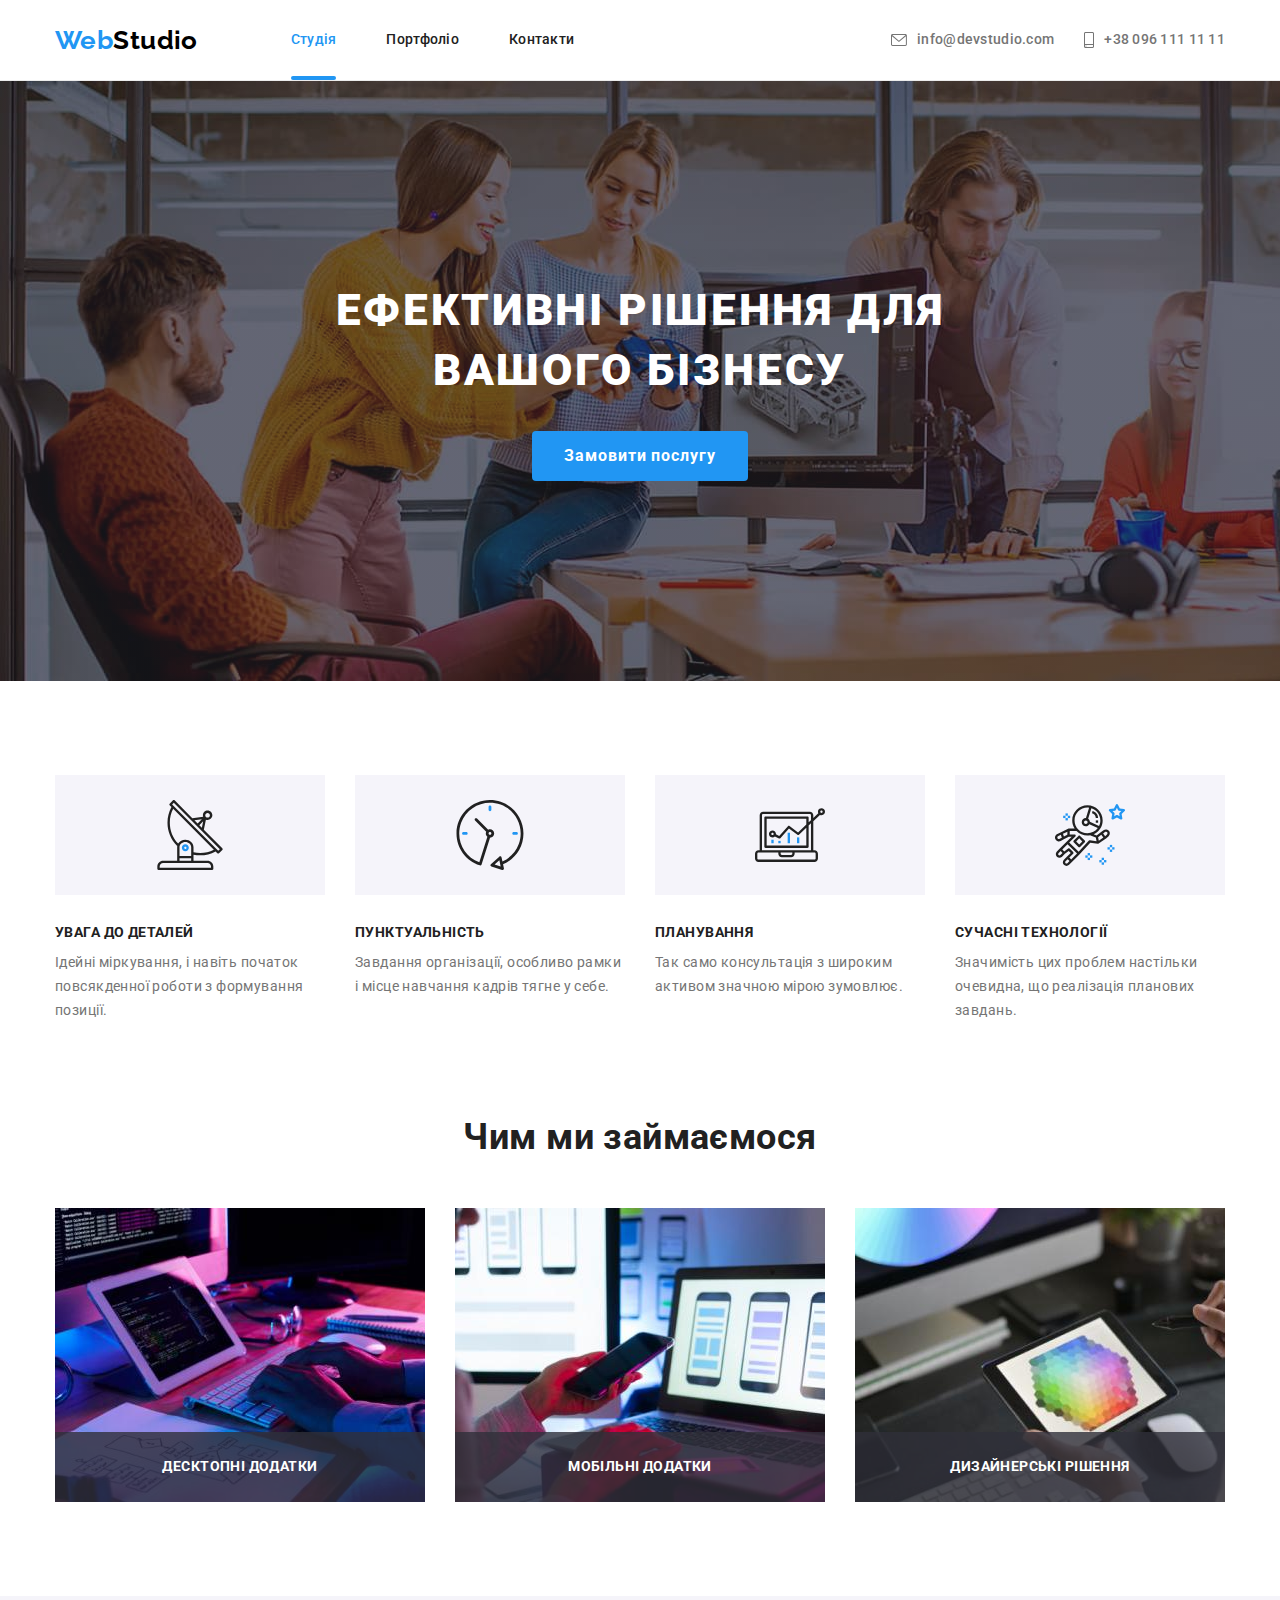
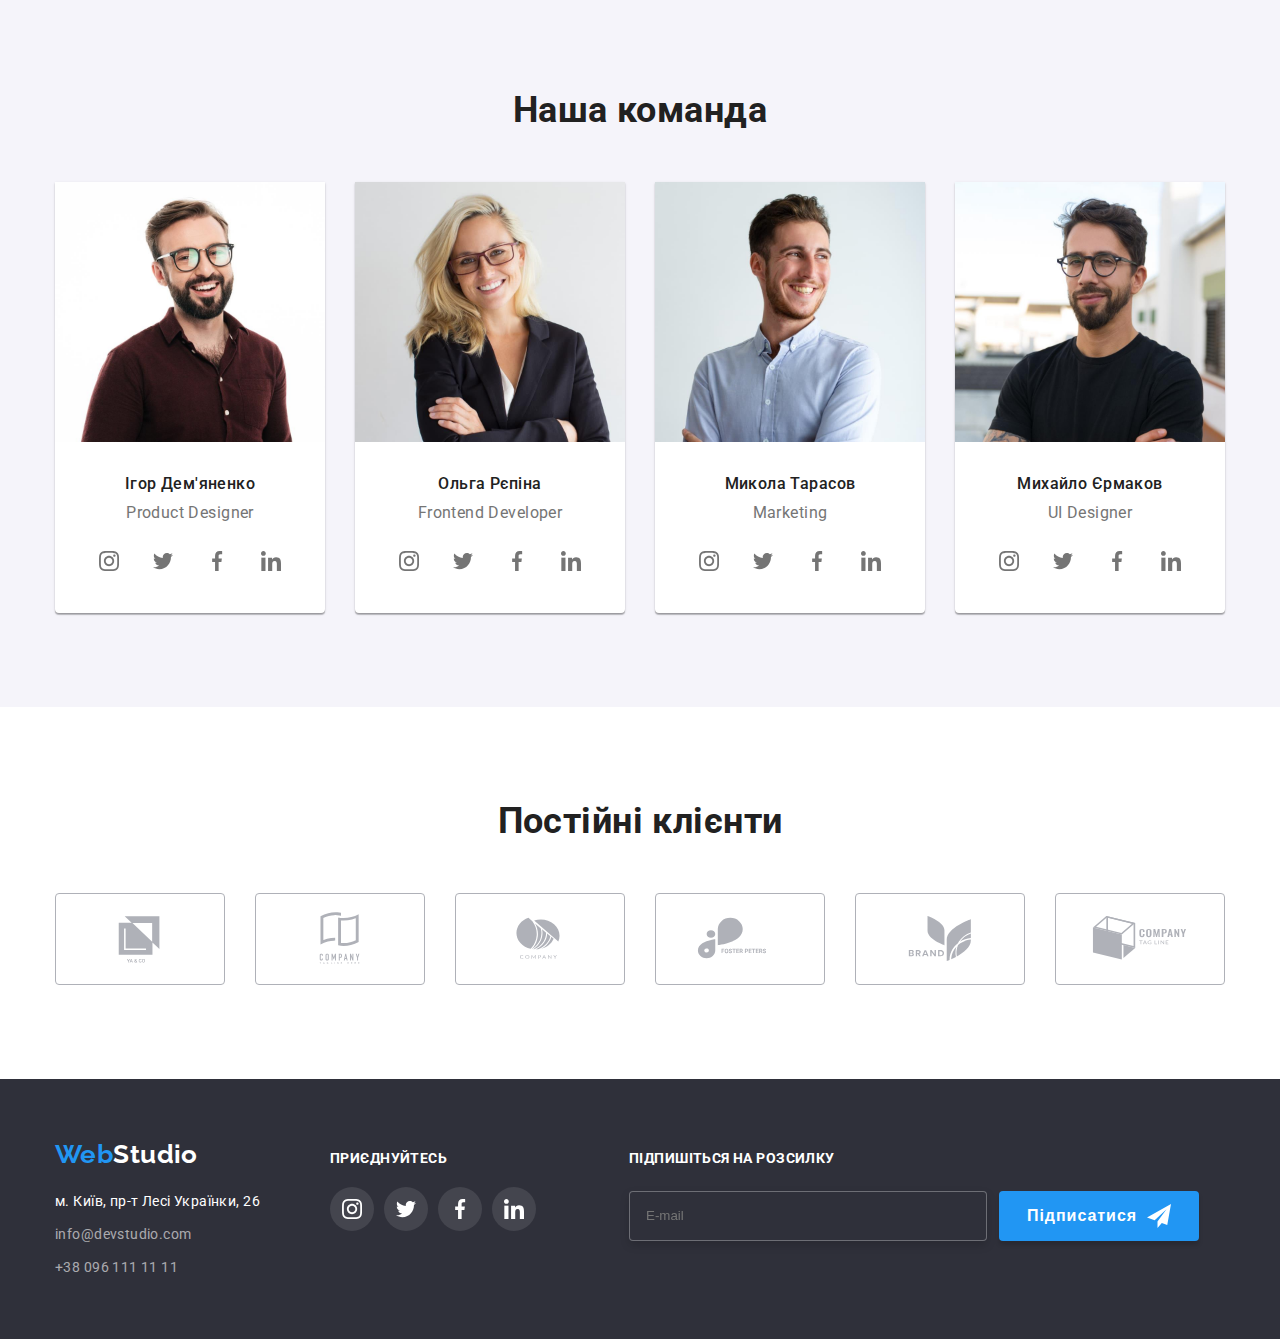
<file: index.html>
<!DOCTYPE html>
<html lang="uk">
  <head>
    <meta charset="UTF-8" />
    <meta http-equiv="X-UA-Compatible" content="IE=edge" />
    <meta name="viewport" content="width=device-width, initial-scale=1.0" />
    <title>Document</title>
    <link rel="preconnect" href="https://fonts.googleapis.com" />
    <link rel="preconnect" href="https://fonts.gstatic.com" crossorigin />
    <link
      href="https://fonts.googleapis.com/css2?family=Raleway:wght@700&family=Roboto:wght@400;500;700;900&display=swap"
      rel="stylesheet"
    />
    <link
      rel="stylesheet"
      href="https://cdnjs.cloudflare.com/ajax/libs/modern-normalize/1.1.0/modern-normalize.min.css"
      integrity="sha512-wpPYUAdjBVSE4KJnH1VR1HeZfpl1ub8YT/NKx4PuQ5NmX2tKuGu6U/JRp5y+Y8XG2tV+wKQpNHVUX03MfMFn9Q=="
      crossorigin="anonymous"
      referrerpolicy="no-referrer"
    />
    <link rel="stylesheet" href="./css/main.min.css" />
  </head>

  <body>
    <!--Шапка сайту-->
    <header class="header">
      <div class="container main-nav">
        <nav class="header-nav">
          <a href="./index.html" lang="en" class="header-nav__logo logo">
            <span class="logo__text">Web</span>Studio
          </a>

          <ul class="site-nav list">
            <li class="site-nav__item">
              <a class="site-nav__link site-nav__link--current studio" href="./index.html">Студія</a>
            </li>
            <li class="site-nav__item">
              <a class="site-nav__link portfolio" href="./portfolio.html">Портфоліо</a>
            </li>
            <li class="site-nav__item">
              <a class="site-nav__link contact" href="">Контакти</a></li>
          </ul>
        </nav>

        <ul class="contacts list">
          <li class="contacts__item">
            <a class="contacts__mail mail" href="mailto:info@devstudio.com"
              ><svg class="mail__icon" width="16" height="12">
                  <use href="./images/icons.svg#icon-mail"></use>
                </svg>info@devstudio.com</a>
          </li>
          <li class="contacts__item">
            <a class="contacts__tel tel" href="tel:+380961111111">
              <svg class="tel__icon" width="10" height="16">
                  <use href="./images/icons.svg#icon-phone"></use>
                </svg>+38 096 111 11 11</a>
          </li>
        </ul>
      </div>
    </header>
    <main>
      <!--Герой-->
      <section class="hero overlay">
        <h1 class="hero__title">
          Ефективні рішення для <br />
          вашого бізнесу
        </h1>
        <button class="hero__button" type="button" data-modal-open>Замовити послугу</button>
        <div class="backdrop backdrop--is-hidden" data-modal>
          <div class="modal">
            <button class="modal__btn" data-modal-close>
            <svg class="modal__icon" width="18" height="18">
              <use href="./images/icons.svg#icon-close"></use> 
            </svg> 
          </button>
          
          <form class="form" >
            <strong class="form__title">Залиште свої дані, ми вам передзвонимо</strong>
            <div class="form__field" >
              <label class="form__label" for="user-name" >
              Імʼя</label>
            <input class="form__input" type="text" name="username" id="user-name" required />
            <svg class="form__icon" width="18" height="18">
              <use href="./images/icons.svg#icon-person"></use> 
            </svg> 
            
          </div>
            <div class="form__field" >
              <label class="form__label" for="user-phone"> 
              Телефон</label>
              <input class="form__input" type="tel" name="phone-number" id="user-phone" required /> 
              <svg class="form__icon" width="18" height="18">
              <use href="./images/icons.svg#icon-tel"></use> 
            </svg> 
            </div>
            <div class="form__field" >
              <label class="form__label" for="user-email">
              Пошта</label>
              <input class="form__input" type="email" name="email" id="user-email" required />
              <svg class="form__icon" width="18" height="18">
              <use href="./images/icons.svg#icon-email"></use> 
            </svg> 
            
            </div>
            <div class="feedback"><label for="feedback">
              Коментар</label>
              <textarea class="feedback__area" name="feedback" placeholder="Введіть текст" id="feedback"></textarea>
              </div>
              <div class="policy">
                <label class="agreement">
                  <input class="agreement__checkbox" type="checkbox" name="" id="">
                  <span class="agreement__icon">
                                    
                  </span>
                  <span>Погоджуюся з розсилкою та приймаю <a href="" class="agreement__text">Умови договору</a>
                
              </label></li>
              </ul>
              <button class="submit-btn" type="submit">Відправити</button>
              </div>
          </form>
        </div>
        </div>
      </section>
      <!--Особливості-->
      <section class="special">
        <div class="container">
          <h2 class="visually-hidden">Особливості</h2>
          <ul class="special__list">
            <li class="special__item">
              <div class="special__icons">
                <svg width="70" height="70">
                  <use href="./images/icons.svg#icon-antenna"></use>
                </svg>
              </div>

              <h3 class="special__title">УВАГА ДО ДЕТАЛЕЙ</h3>
              <p class="special__text">
                Ідейні міркування, і навіть початок повсякденної роботи з
                формування позиції.
              </p>
            </li>
            <li class="special__item">
              <div class="special__icons">
                <svg width="70" height="70">
                  <use href="./images/icons.svg#icon-clock"></use>
                </svg>
              </div>

              <h3 class="special__title">ПУНКТУАЛЬНІСТЬ</h3>
              <p class="special__text">
                Завдання організації, особливо рамки і місце навчання кадрів
                тягне у себе.
              </p>
            </li>
            <li class="special__item">
              <div class="special__icons">
                <svg width="70" height="70">
                  <use href="./images/icons.svg#icon-diagram"></use>
                </svg>
              </div>
              <h3 class="special__title">ПЛАНУВАННЯ</h3>
              <p class="special__text">
                Так само консультація з широким активом значною мірою зумовлює.
              </p>
            </li>
            <li class="special__item">
              <div class="special__icons">
                <svg width="70" height="70">
                  <use href="./images/icons.svg#icon-astronaut"></use>
                </svg>
              </div>
              <h3 class="special__title">СУЧАСНІ ТЕХНОЛОГІЇ</h3>
              <p class="special__text">
                Значимість цих проблем настільки очевидна, що реалізація
                планових завдань.
              </p>
            </li>
          </ul>
        </div>
      </section>
      <!--Чим ми займаємося-->
      <section class="work">
        <div class="container">
          <h2 class="work__title">Чим ми займаємося</h2>
          <ul class="work__list">
            <li class="work__item">
              <img
                src="./images/img1.jpg"
                width="370"
                alt="Розробка десктопних додатків"
              />
              <p class="work__text">Десктопні додатки</p>
            </li>
            <li class="work__item">
              <img
                src="./images/img2.jpg"
                width="370"
                alt="Розробка мобільних додатків"
              />
              <p class="work__text">Мобільні додатки</p>
            </li>
            <li class="work__item">
              <img src="./images/img3.jpg" width="370" alt="Веб дизайн" />
              <p class="work__text">Дизайнерські рішення</p>
            </li>
          </ul>
        </div>
      </section>
      <!--Команда-->
      <section class="team">
        <div class="container">
          <h2 class="team__title">Наша команда</h2>
          <ul class="team__list">
            <li class="worker">
              <img src="./images/photo1.jpg" width="270" alt="Фото Ігора" />
              <div class="worker__meta">
                <h3 class="worker__name">Ігор Дем'яненко</h3>
                <p class="worker__position" lang="en">Product Designer</p>
                <ul class="socials list">
                  <li class="socials__item">
                    <a href="" class="socials__link link">
                      <svg class="socials__icon" width="20" height="20">
                        <use href="./images/icons.svg#icon-inst"></use>
                      </svg>
                    </a>
                  </li>
                  <li class="socials__item">
                    <a href="" class="socials__link link"
                      ><svg class="socials__icon" width="20" height="20">
                        <use href="./images/icons.svg#icon-twitter"></use></svg
                    ></a>
                  </li>
                  <li class="socials__item">
                    <a href="" class="socials__link link"
                      ><svg class="socials__icon" width="20" height="20">
                        <use href="./images/icons.svg#icon-facebook"></use></svg
                    ></a>
                  </li>
                  <li class="socials__item">
                    <a href="" class="socials__link link"
                      ><svg class="socials__icon" width="20" height="20">
                        <use href="./images/icons.svg#icon-linkedin"></use></svg
                    ></a>
                  </li>
                </ul>
              </div>
            </li>
            <li class="worker">
              <img src="./images/photo2.jpg" width="270" alt="Фото Ольги" />
              <div class="worker__meta">
                <h3 class="worker__name">Ольга Рєпіна</h3>
                <p class="worker__position" lang="en">Frontend Developer</p>
                <ul class="socials list">
                  <li class="socials__item">
                    <a href="" class="socials__link link">
                      <svg class="socials__icon" width="20" height="20">
                        <use href="./images/icons.svg#icon-inst"></use>
                      </svg>
                    </a>
                  </li>
                  <li class="socials__item">
                    <a href="" class="socials__link link"
                      ><svg class="socials__icon" width="20" height="20">
                        <use href="./images/icons.svg#icon-twitter"></use></svg
                    ></a>
                  </li>
                  <li class="socials__item">
                    <a href="" class="socials__link link"
                      ><svg class="socials__icon" width="20" height="20">
                        <use href="./images/icons.svg#icon-facebook"></use></svg
                    ></a>
                  </li>
                  <li class="socials__item">
                    <a href="" class="socials__link link"
                      ><svg class="socials__icon" width="20" height="20">
                        <use href="./images/icons.svg#icon-linkedin"></use></svg
                    ></a>
                  </li>
                </ul>
              </div>
            </li>
            <li class="worker">
              <img src="./images/photo3.jpg" width="270" alt="Фото Миколи" />
              <div class="worker__meta">
                <h3 class="worker__name">Микола Тарасов</h3>
                <p class="worker__position" lang="en">Marketing</p>
                <ul class="socials list">
                  <li class="socials__item">
                    <a href="" class="socials__link link">
                      <svg class="socials__icon" width="20" height="20">
                        <use href="./images/icons.svg#icon-inst"></use>
                      </svg>
                    </a>
                  </li>
                  <li class="socials__item">
                    <a href="" class="socials__link link"
                      ><svg class="socials__icon" width="20" height="20">
                        <use href="./images/icons.svg#icon-twitter"></use></svg
                    ></a>
                  </li>
                  <li class="socials__item">
                    <a href="" class="socials__link link"
                      ><svg class="socials__icon" width="20" height="20">
                        <use href="./images/icons.svg#icon-facebook"></use></svg
                    ></a>
                  </li>
                  <li class="socials__item">
                    <a href="" class="socials__link link"
                      ><svg class="socials__icon" width="20" height="20">
                        <use href="./images/icons.svg#icon-linkedin"></use></svg
                    ></a>
                  </li>
                </ul>
              </div>
            </li>
            <li class="worker">
              <img src="./images/photo4.jpg" width="270" alt="Фото Михайла" />
              <div class="worker__meta">
                <h3 class="worker__name">Михайло Єрмаков</h3>
                <p class="worker__position" lang="en">UI Designer</p>
                <ul class="socials list">
                  <li class="socials__item">
                    <a href="" class="socials__link link">
                      <svg class="socials__icon" width="20" height="20">
                        <use href="./images/icons.svg#icon-inst"></use>
                      </svg>
                    </a>
                  </li>
                  <li class="socials__item">
                    <a href="" class="socials__link link"
                      ><svg class="socials__icon" width="20" height="20">
                        <use href="./images/icons.svg#icon-twitter"></use></svg
                    ></a>
                  </li>
                  <li class="socials__item">
                    <a href="" class="socials__link link"
                      ><svg class="socials__icon" width="20" height="20">
                        <use href="./images/icons.svg#icon-facebook"></use></svg
                    ></a>
                  </li>
                  <li class="socials__item">
                    <a href="" class="socials__link link"
                      ><svg class="socials__icon" width="20" height="20">
                        <use href="./images/icons.svg#icon-linkedin"></use></svg
                    ></a>
                  </li>
                </ul>
              </div>
            </li>
          </ul>
        </div>
      </section>
      <!-- Kлієнти-->
      <section class="clients">
        <div class="container">
          <h2 class="clients__title">Постійні клієнти</h2>
          <ul class="clients__list">
            <li class="clients__item">
              <a href="" class="clients__link"
                ><svg class="clients__icon" width="106" height="60">
                  <use href="./images/icons.svg#icon-clientone"></use></svg
              ></a>
            </li>
            <li class="clients__item">
              <a href="" class="clients__link"
                ><svg class="clients__icon" width="106" height="60">
                  <use href="./images/icons.svg#icon-clienttwo"></use></svg
              ></a>
            </li>
            <li class="clients__item">
              <a href="" class="clients__link"
                ><svg class="clients__icon" width="106" height="60">
                  <use href="./images/icons.svg#icon-clientthree"></use></svg
              ></a>
            </li>
            <li class="clients__item">
              <a href="" class="clients__link"
                ><svg class="clients__icon" width="106" height="60">
                  <use href="./images/icons.svg#icon-clientfour"></use></svg
              ></a>
            </li>
            <li class="clients__item">
              <a href="" class="clients__link"
                ><svg class="clients__icon" width="106" height="60">
                  <use href="./images/icons.svg#icon-clientfive"></use></svg
              ></a>
            </li>
            <li class="clients__item">
              <a href="" class="clients__link"
                ><svg class="clients__icon" width="106" height="60">
                  <use href="./images/icons.svg#icon-clientsix"></use></svg
              ></a>
            </li>
          </ul>
        </div>
      </section>
    </main>
    <!--Футер-->
    <footer class="footer">
      <div class="container box">
        <div class="contact">
        <a href="./index.html" lang="en" class="footer__logo logo"
          ><span class="logo__text">Web</span>Studio
        </a>
          <ul class="contact__list">
            <li class="contact__item">
              <a class="contact__maps" href="https://goo.gl/maps/tU6oUWFSM4fqJEDF9">
                м. Київ, пр-т Лесі Українки, 26
              </a>
            </li>
            <li class="contact__item">
              <a class="contact__link" href="mailto:info@devstudio.com"
                >info@devstudio.com</a
              >
            </li>
            <li class="contact__item">
              <a class="contact__link" href="tel:+380961111111">+38 096 111 11 11</a>
            </li>
          </ul>
        </div>
        <div class="addition">
          <h3 class="addition__title">ПРИЄДНУЙТЕСЬ</h3>
          <ul class="addition__list list">
            <li class="addition__item">
              <a href="" class="social link">
                <svg class="social__icon" width="20" height="20">
                  <use href="./images/icons.svg#icon-inst"></use>
                </svg>
              </a>
            </li>
            <li class="addition__item">
              <a href="" class="social link"
                ><svg class="social__icon" width="20" height="20">
                  <use href="./images/icons.svg#icon-twitter"></use></svg
              ></a>
            </li>
            <li class="addition__item">
              <a href="" class="social link"
                ><svg class="social__icon" width="20" height="20">
                  <use href="./images/icons.svg#icon-facebook"></use></svg
              ></a>
            </li>
            <li class="addition__item">
              <a href="" class="social link"
                ><svg class="social__icon" width="20" height="20">
                  <use href="./images/icons.svg#icon-linkedin"></use></svg
              ></a>
            </li>
          </ul>
        </div>
        <div class="subscribe">
          <strong class="subscribe__text">Підпишіться на розсилку</strong>
          <form class="subscribe__form">
          <label class="subscribe__label">
              <input class="subscribe__input" type="email" name="email" placeholder="E-mail" required />
              <button class="subscribe__btn" type="submit">
Підписатися<span class="subscribe__icons"><svg class="subscribe-icon" width="24" height="24">
                  <use href="./images/icons.svg#icon-send"></use></svg
              ></span></button>
         
          </label>
        </div>
      </div>
    </footer>
    <script src="./js/modal.js"></script>
  </body>
</html>
</file>
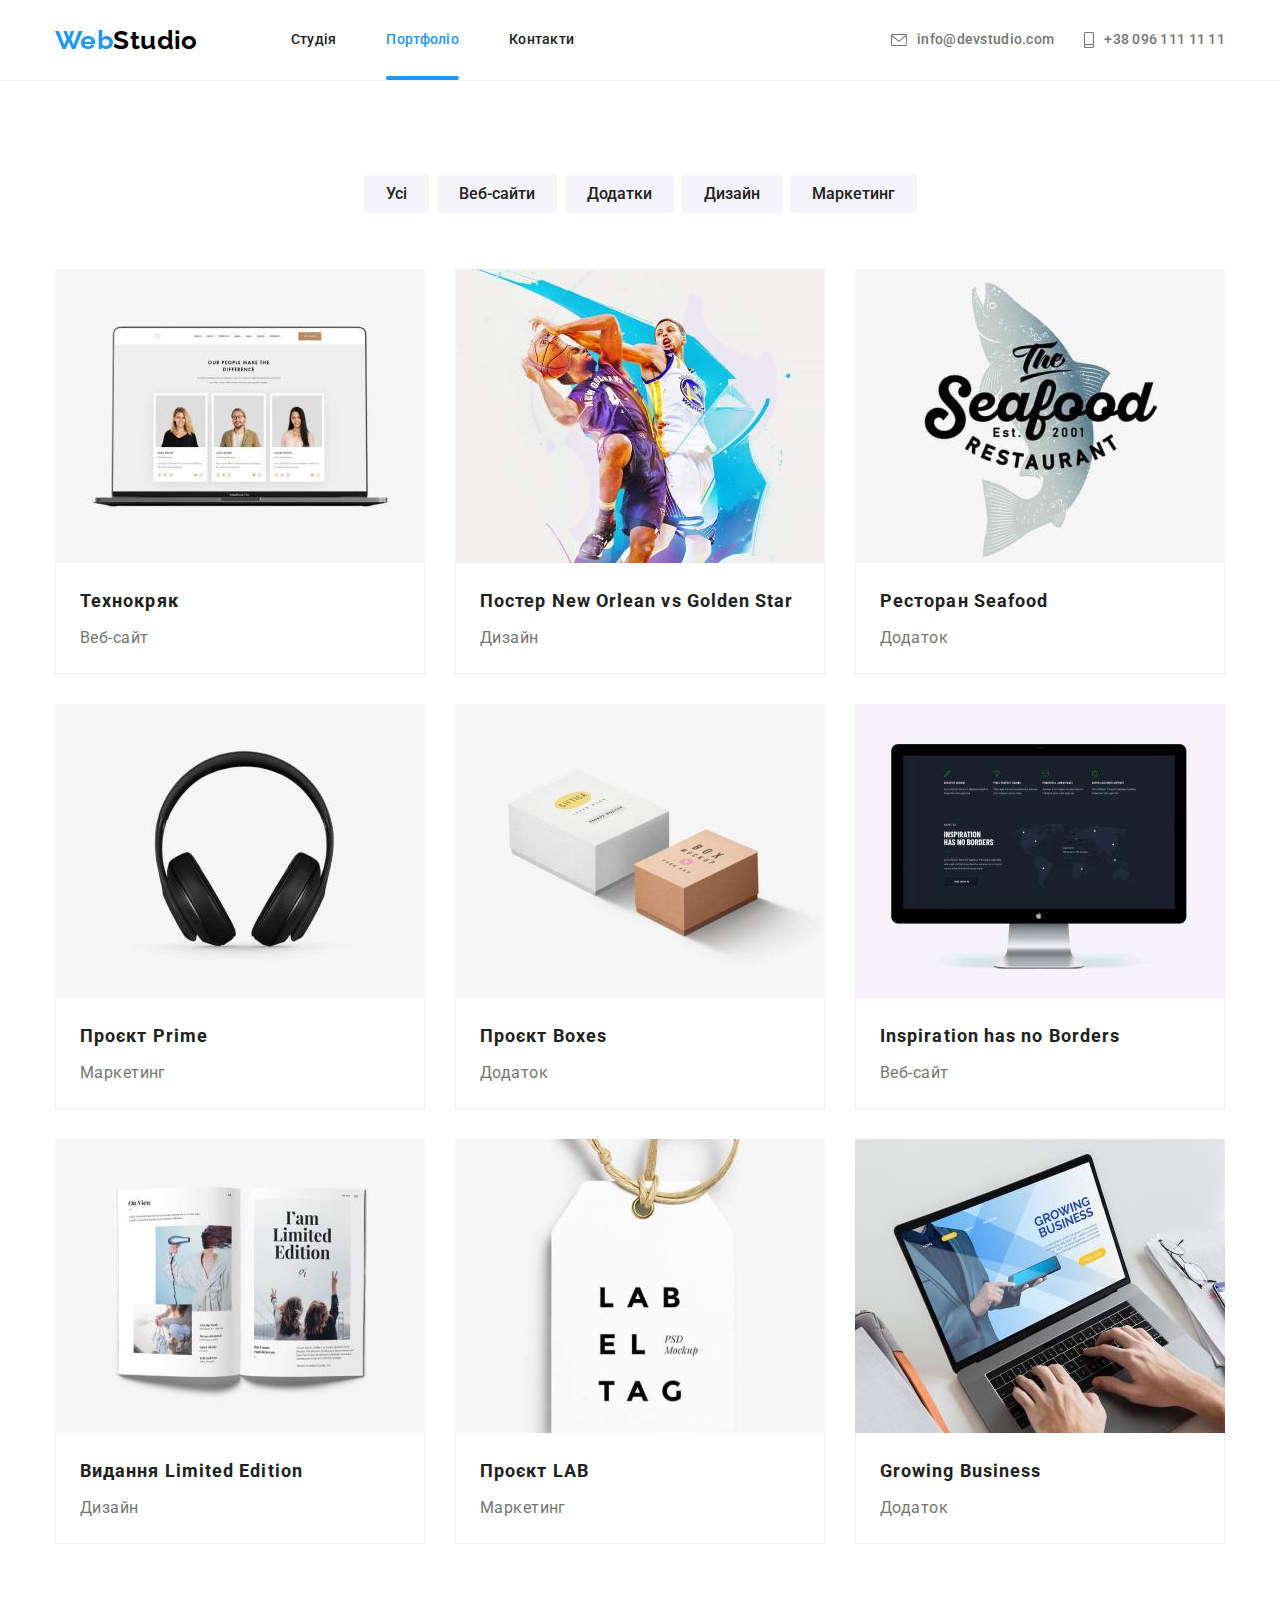
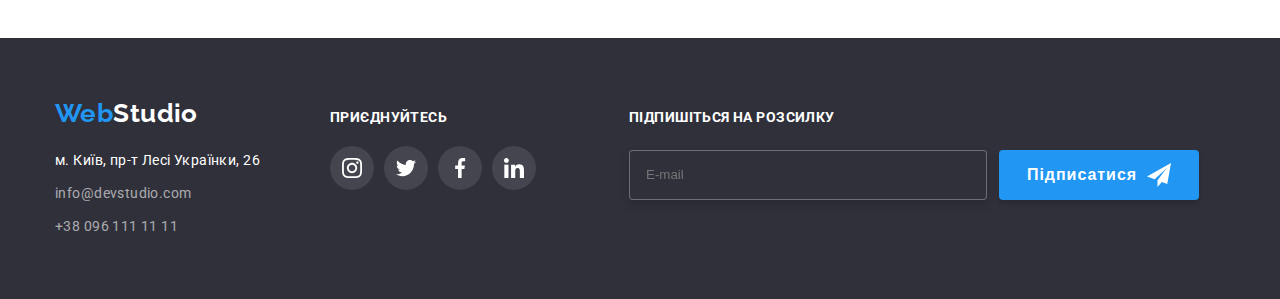
<file: portfolio.html>
<!DOCTYPE html>
<html lang="uk">
  <head>
    <meta charset="UTF-8" />
    <meta http-equiv="X-UA-Compatible" content="IE=edge" />
    <meta name="viewport" content="width=device-width, initial-scale=1.0" />
    <title>Document</title>
    <link rel="preconnect" href="https://fonts.googleapis.com" />
    <link rel="preconnect" href="https://fonts.gstatic.com" crossorigin />
    <link
      href="https://fonts.googleapis.com/css2?family=Raleway:wght@700&family=Roboto:wght@400;500;700;900&display=swap"
      rel="stylesheet"
    />
    <link
      rel="stylesheet"
      href="https://cdnjs.cloudflare.com/ajax/libs/modern-normalize/1.1.0/modern-normalize.min.css"
      integrity="sha512-wpPYUAdjBVSE4KJnH1VR1HeZfpl1ub8YT/NKx4PuQ5NmX2tKuGu6U/JRp5y+Y8XG2tV+wKQpNHVUX03MfMFn9Q=="
      crossorigin="anonymous"
      referrerpolicy="no-referrer"
    />
    <link rel="stylesheet" href="./css/main.min.css" />
  </head>
  <body>
    <!--Шапка сайту-->
    <header class="header">
      <div class="container main-nav">
        <nav class="header-nav">
          <a href="./index.html" lang="en" class="header-nav__logo logo">
            <span class="logo__text">Web</span>Studio
          </a>

          <ul class="site-nav list">
            <li class="site-nav__item">
              <a class="site-nav__link studio" href="./index.html">Студія</a>
            </li>
            <li class="site-nav__item">
              <a class="site-nav__link site-nav__link--current portfolio" href="./portfolio.html">Портфоліо</a>
            </li>
            <li class="site-nav__item">
              <a class="site-nav__link contact" href="">Контакти</a></li>
          </ul>
        </nav>

        <ul class="contacts list">
          <li class="contacts__item">
            <a class="contacts__mail mail" href="mailto:info@devstudio.com"
              ><svg class="mail__icon" width="16" height="12">
                  <use href="./images/icons.svg#icon-mail"></use>
                </svg>info@devstudio.com</a>
          </li>
          <li class="contacts__item">
            <a class="contacts__tel tel" href="tel:+380961111111">
              <svg class="tel__icon" width="10" height="16">
                  <use href="./images/icons.svg#icon-phone"></use>
                </svg>+38 096 111 11 11</a>
          </li>
        </ul>
      </div>
    </header>

    <main>
      <section class="project">
        <div class="container">
          <h1 class="visually-hidden">Наші проєкти</h1>
          <ul class="project__filter filter">
            <li class="filter__item">
              <button class="filter__button" type="button">Усі</button>
            </li>
            <li class="filter__item">
              <button class="filter__button" type="button">Веб-сайти</button>
            </li>
            <li class="filter__item">
              <button class="filter__button" type="button">Додатки</button>
            </li>
            <li class="filter__item">
              <button class="filter__button" type="button">Дизайн</button>
            </li>
            <li class="filter__item">
              <button class="filter__button" type="button">Маркетинг</button>
            </li>
          </ul>
          <ul class="examples">
            <li class="examples__item">
              <a href="" class="examples__link">
              <div class="examples__card">    
                <img class="card__img"
                  src="./images/port1.jpg"
                  width="370"
                  height="294"
                  alt="Ноутбук"
                />
                <div class="examples__overlay">
                  <p class="overlay__text">Ресурс пропонує комплексні пропозиції з різним рівнем функціоналу та сервісів. Все це дозволить відвідувачу отримати вичерпні відомості про компанію чи приватну особу.</p>
                </div>
              </div>
              <div class="card__text">
                  <h2 class="card__title">Технокряк</h2>
                  <p class="card__exsample">Веб-сайт</p>
                </div>
              </a>
            </li>
            <li class="examples__item">
              <a href="" class="examples__link">
              <div class="examples__card">    
                <img class="card__img"
                  src="./images/port2.jpg"
                  width="370"
                  height="294"
                  alt="Ноутбук"
                />
                <div class="examples__overlay">
                  <p class="overlay__text">Ресурс пропонує комплексні пропозиції з різним рівнем функціоналу та сервісів. Все це дозволить відвідувачу отримати вичерпні відомості про компанію чи приватну особу.</p>
                </div>
              </div>
              <div class="card__text">
                  <h2 class="card__title">Постер New Orlean vs Golden Star</h2>
                  <p class="card__exsample">Дизайн</p>
                </div>
              </a>
            </li>
            <li class="examples__item">
              <a href="" class="examples__link">
              <div class="examples__card">    
                <img class="card__img"
                  src="./images/port3.jpg"
                  width="370"
                  height="294"
                  alt="Ноутбук"
                />
                <div class="examples__overlay">
                  <p class="overlay__text">Ресурс пропонує комплексні пропозиції з різним рівнем функціоналу та сервісів. Все це дозволить відвідувачу отримати вичерпні відомості про компанію чи приватну особу.</p>
                </div>
              </div>
              <div class="card__text">
                  <h2 class="card__title">Ресторан Seafood</h2>
                  <p class="card__exsample">Додаток</p>
                </div>
              </a>
            </li>
            <li class="examples__item">
              <a href="" class="examples__link">
              <div class="examples__card">    
                <img class="card__img"
                  src="./images/port4.jpg"
                  width="370"
                  height="294"
                  alt="Ноутбук"
                />
                <div class="examples__overlay">
                  <p class="overlay__text">Ресурс пропонує комплексні пропозиції з різним рівнем функціоналу та сервісів. Все це дозволить відвідувачу отримати вичерпні відомості про компанію чи приватну особу.</p>
                </div>
              </div>
              <div class="card__text">
                  <h2 class="card__title">Проєкт Prime</h2>
                  <p class="card__exsample">Маркетинг</p>
                </div>
              </a>
            </li>
            <li class="examples__item">
              <a href="" class="examples__link">
              <div class="examples__card">    
                <img class="card__img"
                  src="./images/port5.jpg"
                  width="370"
                  height="294"
                  alt="Ноутбук"
                />
                <div class="examples__overlay">
                  <p class="overlay__text">Ресурс пропонує комплексні пропозиції з різним рівнем функціоналу та сервісів. Все це дозволить відвідувачу отримати вичерпні відомості про компанію чи приватну особу.</p>
                </div>
              </div>
              <div class="card__text">
                  <h2 class="card__title">Проєкт Boxes</h2>
                  <p class="card__exsample">Додаток</p>
                </div>
              </a>
            </li>
            <li class="examples__item">
             <a href="" class="examples__link">
              <div class="examples__card">    
                <img class="card__img"
                  src="./images/port6.jpg"
                  width="370"
                  height="294"
                  alt="Ноутбук"
                />
                <div class="examples__overlay">
                  <p class="overlay__text">Ресурс пропонує комплексні пропозиції з різним рівнем функціоналу та сервісів. Все це дозволить відвідувачу отримати вичерпні відомості про компанію чи приватну особу.</p>
                </div>
              </div>
              <div class="card__text">
                  <h2 class="card__title">Inspiration has no Borders</h2>
                  <p class="card__exsample">Веб-сайт</p>
                </div>
              </a>
            </li>
            <li class="examples__item">
              <a href="" class="examples__link">
              <div class="examples__card">    
                <img class="card__img"
                  src="./images/port7.jpg"
                  width="370"
                  height="294"
                  alt="Ноутбук"
                />
                <div class="examples__overlay">
                  <p class="overlay__text">Ресурс пропонує комплексні пропозиції з різним рівнем функціоналу та сервісів. Все це дозволить відвідувачу отримати вичерпні відомості про компанію чи приватну особу.</p>
                </div>
              </div>
              <div class="card__text">
                  <h2 class="card__title">Видання Limited Edition</h2>
                  <p class="card__exsample">Дизайн</p>
                </div>
              </a>
            </li>
            <li class="examples__item">
              <a href="" class="examples__link">
              <div class="examples__card">    
                <img class="card__img"
                  src="./images/port8.jpg"
                  width="370"
                  height="294"
                  alt="Ноутбук"
                />
                <div class="examples__overlay">
                  <p class="overlay__text">Ресурс пропонує комплексні пропозиції з різним рівнем функціоналу та сервісів. Все це дозволить відвідувачу отримати вичерпні відомості про компанію чи приватну особу.</p>
                </div>
              </div>
              <div class="card__text">
                  <h2 class="card__title">Проєкт LAB</h2>
                  <p class="card__exsample">Маркетинг</p>
                </div>
              </a>
            </li>
            <li class="examples__item">
              <a href="" class="examples__link">
              <div class="examples__card">    
                <img class="card__img" 
                  src="./images/port9.jpg"
                  width="370"
                  height="294"
                  alt="Ноутбук"
                />
                <div class="examples__overlay">
                  <p class="overlay__text">Ресурс пропонує комплексні пропозиції з різним рівнем функціоналу та сервісів. Все це дозволить відвідувачу отримати вичерпні відомості про компанію чи приватну особу.</p>
                </div>
              </div>
              <div class="card__text">
                  <h2 class="card__title">Growing Business</h2>
                  <p class="card__exsample">Додаток</p>
                </div>
              </a>
            </li>
          </ul>
        </div>
      </section>
    </main>

    <!--Футер-->
    <footer class="footer">
      <div class="container box">
        <div class="contact">
        <a href="./index.html" lang="en" class="footer__logo logo"
          ><span class="logo__text">Web</span>Studio
        </a>
          <ul class="contact__list">
            <li class="contact__item">
              <a class="contact__maps" href="https://goo.gl/maps/tU6oUWFSM4fqJEDF9">
                м. Київ, пр-т Лесі Українки, 26
              </a>
            </li>
            <li class="contact__item">
              <a class="contact__link" href="mailto:info@devstudio.com"
                >info@devstudio.com</a
              >
            </li>
            <li class="contact__item">
              <a class="contact__link" href="tel:+380961111111">+38 096 111 11 11</a>
            </li>
          </ul>
        </div>
        <div class="addition">
          <h3 class="addition__title">ПРИЄДНУЙТЕСЬ</h3>
          <ul class="addition__list list">
            <li class="addition__item">
              <a href="" class="social link">
                <svg class="social__icon" width="20" height="20">
                  <use href="./images/icons.svg#icon-inst"></use>
                </svg>
              </a>
            </li>
            <li class="addition__item">
              <a href="" class="social link"
                ><svg class="social__icon" width="20" height="20">
                  <use href="./images/icons.svg#icon-twitter"></use></svg
              ></a>
            </li>
            <li class="addition__item">
              <a href="" class="social link"
                ><svg class="social__icon" width="20" height="20">
                  <use href="./images/icons.svg#icon-facebook"></use></svg
              ></a>
            </li>
            <li class="addition__item">
              <a href="" class="social link"
                ><svg class="social__icon" width="20" height="20">
                  <use href="./images/icons.svg#icon-linkedin"></use></svg
              ></a>
            </li>
          </ul>
        </div>
        <div class="subscribe">
          <strong class="subscribe__text">Підпишіться на розсилку</strong>
          <form class="subscribe__form">
          <label class="subscribe__label">
              <input class="subscribe__input" type="email" name="email" placeholder="E-mail" required />
              <button class="subscribe__btn" type="submit">
Підписатися<span class="subscribe__icons"><svg class="subscribe-icon" width="24" height="24">
                  <use href="./images/icons.svg#icon-send"></use></svg
              ></span></button>
         
          </label>
        </div>
      </div>
    </footer>
  </body>
</html>
</file>
<file: css/main.min.css>
:root{--title-text-color: #212121;--primary-text-color: #757575;--white: #FFFFFF;--black-color: #000000;--secondary-background-color: #F5F5F5;--third-background-color: #2F303A;--accent-color: #2196F3;--icon-color: #AFB1B8;--animation-cubic: cubic-bezier(0.4, 0, 0.2, 1)}*,::before,::after{-webkit-box-sizing:border-box;box-sizing:border-box}body{margin:0;background-color:var(--white);color:var(--title-text-color);font-size:14px;font-family:"Roboto",sans-serif;letter-spacing:.03em}a{text-decoration:none}ul{list-style:none}h1,h2,h3,h4,h5,h6,p{margin-top:0}.list{margin:0;padding:0;list-style:none}.link{text-decoration:none}.visually-hidden{position:absolute;width:1px;height:1px;margin:-1px;border:0;padding:0;white-space:nowrap;-webkit-clip-path:inset(100%);clip-path:inset(100%);clip:rect(0 0 0 0);overflow:hidden}.container{margin:0 auto;padding-left:15px;padding-right:15px;width:1200px}.hero{padding-top:200px;padding-bottom:200px;background-color:var(--third-background-color);color:var(--white)}.hero__title{margin-top:0;margin-bottom:30px;font-weight:900;font-size:44px;line-height:1.36;text-align:center;letter-spacing:.06em;text-transform:uppercase}.overlay{max-width:1600px;height:600px;margin-left:auto;margin-right:auto;background-color:#2f303a;background-image:-webkit-gradient(linear, left top, right top, from(rgba(47, 48, 58, 0.4)), to(rgba(47, 48, 58, 0.4))),url(../images/hero.jpg);background-image:linear-gradient(to right, rgba(47, 48, 58, 0.4), rgba(47, 48, 58, 0.4)),url(../images/hero.jpg)}.hero__button{padding-top:10px;padding-bottom:10px;padding-left:32px;padding-right:32px;margin:auto;font-family:inherit;color:var(--white-color);background-color:var(--accent-color);font-weight:700;font-size:16px;line-height:1.87;display:-webkit-box;display:-ms-flexbox;display:flex;-webkit-box-align:center;-ms-flex-align:center;align-items:center;text-align:center;letter-spacing:.06em;cursor:pointer;border-radius:4px;border:none;-webkit-transition:background-color 250ms var(--animation-cubic);transition:background-color 250ms var(--animation-cubic)}.hero__button:hover,.hero__button:focus{background-color:#188ce8}.backdrop{position:fixed;top:0;left:0;width:100%;height:100%;background-color:rgba(0,0,0,.5);-webkit-transition-property:opacity visibility;transition-property:opacity visibility;-webkit-transition-duration:250ms;transition-duration:250ms;-webkit-transition-timing-function:var(--animation-cubic);transition-timing-function:var(--animation-cubic);z-index:3}.backdrop--is-hidden{opacity:0;pointer-events:none;visibility:hidden}.backdrop--is-hidden .modal{-webkit-transform:translate(-50%, -50%) scale(1.1);transform:translate(-50%, -50%) scale(1.1)}.modal{position:absolute;top:50%;left:50%;z-index:3;-webkit-transform:translate(-50%, -50%) scale(1);transform:translate(-50%, -50%) scale(1);-webkit-transition-property:-webkit-transform;transition-property:-webkit-transform;transition-property:transform;transition-property:transform, -webkit-transform;-webkit-transition-duration:250ms;transition-duration:250ms;-webkit-transition-timing-function:var(--animation-cubic);transition-timing-function:var(--animation-cubic);min-width:528px;min-height:581px;background-color:#fff;-webkit-box-shadow:0px 1px 3px rgba(0,0,0,.12),0px 1px 1px rgba(0,0,0,.14),0px 2px 1px rgba(0,0,0,.2);box-shadow:0px 1px 3px rgba(0,0,0,.12),0px 1px 1px rgba(0,0,0,.14),0px 2px 1px rgba(0,0,0,.2);border-radius:4px}.modal__btn{position:absolute;display:-webkit-box;display:-ms-flexbox;display:flex;-webkit-box-align:center;-ms-flex-align:center;align-items:center;-webkit-box-pack:center;-ms-flex-pack:center;justify-content:center;padding:0;top:8px;right:8px;width:30px;height:30px;border:1px solid rgba(0,0,0,.1);border-radius:50%;background-color:#fff;cursor:pointer}.modal__icon{-webkit-transition:fill 250ms var(--animation-cubic);transition:fill 250ms var(--animation-cubic)}.modal__btn:hover .modal__icon,.modal__btn:focus .modal__icon{fill:var(--accent-color)}.form{width:528px;height:581px;margin:0;padding:40px;font-size:12px;letter-spacing:.01em;color:#757575}.form__field{position:relative;margin-bottom:10px;height:58px;color:var(--title-text-color)}.form__label{color:var(--primary-text-color)}.form__input{width:100%;height:40px;margin-top:4px;padding-left:42px;outline:none;border:1px solid rgba(33,33,33,.2);border-radius:4px;color:var(--title-text-color);-webkit-transition:border-color 250ms var(--animation-cubic);transition:border-color 250ms var(--animation-cubic)}.form__input:focus{border-color:var(--accent-color)}.form__icon{position:absolute;left:12px;top:29px;fill:currentColor;-webkit-transition:fill 250ms var(--animation-cubic);transition:fill 250ms var(--animation-cubic)}.form__input:focus+.form__icon{fill:var(--accent-color)}.form__title{display:-webkit-box;display:-ms-flexbox;display:flex;-webkit-box-pack:center;-ms-flex-pack:center;justify-content:center;margin-bottom:12px;font-size:20px;color:#212121;letter-spacing:.03em}.feedback{margin-bottom:20px;height:138px}.feedback__area{resize:none;margin-top:4px;width:448px;height:120px;padding:12px 16px;border:1px solid rgba(33,33,33,.2);border-radius:4px;outline:none;-webkit-transition:border-color 250ms var(--animation-cubic);transition:border-color 250ms var(--animation-cubic)}.feedback__area:focus{border-color:var(--accent-color)}.policy{margin-bottom:30px;line-height:1.71}.agreement{display:-webkit-box;display:-ms-flexbox;display:flex;-webkit-box-pack:center;-ms-flex-pack:center;justify-content:center;-webkit-box-align:center;-ms-flex-align:center;align-items:center;margin-bottom:40px;font-size:14px;letter-spacing:.03em;cursor:pointer}.agreement__text{text-decoration:underline;color:#2196f3}.agreement__checkbox{-webkit-appearance:none;-moz-appearance:none;appearance:none}.agreement__icon{width:16px;height:15px;margin-right:7px;background:#fff;border:2px solid var(--title-text-color);-webkit-box-shadow:0px 1px 3px rgba(0,0,0,.12),0px 1px 1px rgba(0,0,0,.14),0px 2px 1px rgba(0,0,0,.2);box-shadow:0px 1px 3px rgba(0,0,0,.12),0px 1px 1px rgba(0,0,0,.14),0px 2px 1px rgba(0,0,0,.2);border-radius:4px;background-image:url(../images/check.svg);background-origin:border-box;background-size:0;-webkit-transition:background-color 250ms var(--animation-cubic),border 250ms var(--animation-cubic);transition:background-color 250ms var(--animation-cubic),border 250ms var(--animation-cubic)}.agreement__checkbox:checked+.agreement__icon{background-color:var(--accent-color);border:none;background-size:contain}.submit-btn{display:-webkit-box;display:-ms-flexbox;display:flex;width:200px;height:50px;margin:0;margin-left:auto;margin-right:auto;padding-top:10px;padding-bottom:10px;padding-left:52px;padding-right:52px;background:#2196f3;-webkit-box-shadow:0px 4px 4px rgba(0,0,0,.15);box-shadow:0px 4px 4px rgba(0,0,0,.15);border-radius:4px;border:none;font-size:16px;font-weight:700;line-height:1.88;letter-spacing:.06em;color:#fff;cursor:pointer}.header{border-bottom:1px solid #ececec}.main-nav{display:-webkit-box;display:-ms-flexbox;display:flex;-webkit-box-align:center;-ms-flex-align:center;align-items:center}.header-nav{display:-webkit-inline-box;display:-ms-inline-flexbox;display:inline-flex;-webkit-box-align:center;-ms-flex-align:center;align-items:center}.header-nav__logo{margin-right:93px}.site-nav{display:-webkit-box;display:-ms-flexbox;display:flex}.site-nav__item:not(:last-child){margin-right:50px}.site-nav__item{position:relative}.site-nav__link{position:relative;display:block;padding-top:32px;padding-bottom:32px;color:var(--title-text-color);font-weight:500;line-height:1.14;letter-spacing:.02em;-webkit-transition:color 250ms var(--animation-cubic);transition:color 250ms var(--animation-cubic)}.site-nav__link:hover,.site-nav__link:focus{color:var(--accent-color)}.site-nav__link--current{color:var(--accent-color)}.site-nav__link--current::after{content:"";position:absolute;bottom:0;display:block;width:100%;height:4px;background-color:var(--accent-color);border-radius:2px}.contacts{display:-webkit-box;display:-ms-flexbox;display:flex;margin-left:auto;padding:0;font-weight:500;line-height:1.14;letter-spacing:.02em}.contacts__item:not(:last-child){margin-right:30px}.mail__icon{margin-right:10px;fill:var(--primary-text-color);-webkit-transition:fill 250ms var(--animation-cubic);transition:fill 250ms var(--animation-cubic)}.contacts__mail:hover .mail__icon,.contacts__mail:focus .mail__icon{fill:var(--accent-color)}.contacts__mail{color:var(--primary-text-color);display:-webkit-box;display:-ms-flexbox;display:flex;-webkit-box-align:center;-ms-flex-align:center;align-items:center;-webkit-transition:color 250ms var(--animation-cubic);transition:color 250ms var(--animation-cubic)}.contacts__mail__mail:hover,.contacts__mail__mail:focus{color:var(--accent-color)}.contacts__tel{color:var(--primary-text-color);display:-webkit-box;display:-ms-flexbox;display:flex;-webkit-box-align:center;-ms-flex-align:center;align-items:center;-webkit-transition:color 250ms var(--animation-cubic);transition:color 250ms var(--animation-cubic)}.contacts__tel:hover,.contacts__tel:focus{color:var(--accent-color)}.tel__icon{margin-right:10px;fill:var(--primary-text-color);-webkit-transition:fill 250ms var(--animation-cubic);transition:fill 250ms var(--animation-cubic)}.tel__icon:hover .tel__icon,.tel__icon:focus .tel__icon{fill:var(--accent-color)}.logo{color:var(--black-color);font-family:Raleway,sans-serif;font-weight:700;font-size:26px;line-height:1.19}.logo__text{color:var(--accent-color)}.special{padding-top:94px;padding-bottom:94px}.special__list{display:-webkit-box;display:-ms-flexbox;display:flex;margin:0;padding:0;gap:30px}.special__item{-ms-flex-preferred-size:270px;flex-basis:270px}.special__icons{margin-bottom:30px;width:270px;height:120px;display:-webkit-box;display:-ms-flexbox;display:flex;-webkit-box-pack:center;-ms-flex-pack:center;justify-content:center;-webkit-box-align:center;-ms-flex-align:center;align-items:center;background-color:#f5f4fa}.special__title{margin-top:0;margin-bottom:10px;font-size:14px;font-weight:700;line-height:1.14;text-transform:uppercase;text-align:left}.special__text{margin:0;color:var(--primary-text-color);font-weight:400;line-height:1.71}.work{padding-bottom:94px}.work__title{margin-top:0;margin-bottom:50px;font-weight:700;font-size:36px;line-height:1.16;text-align:center}.work__list{margin:0;padding:0;display:-webkit-box;display:-ms-flexbox;display:flex}.work__text{position:absolute;bottom:0;margin:0;padding-top:27px;width:100%;height:70px;font-weight:700;line-height:1.14;text-align:center;text-transform:uppercase;color:var(--white);background-color:rgba(47,48,58,.8)}.work__item{position:relative;height:294px}.work__item:not(:last-child){margin-right:30px}.team{background-color:#f5f4fa;padding:94px 0}.team__title{margin-top:0;margin-bottom:50px;background-color:#f5f4fa;font-weight:700;font-size:36px;line-height:1.16;text-align:center}.team__list{display:-webkit-box;display:-ms-flexbox;display:flex;margin:0;padding:0}.worker{background-color:#fff;-webkit-box-shadow:0px 1px 3px rgba(0,0,0,.12),0px 1px 1px rgba(0,0,0,.14),0px 2px 1px rgba(0,0,0,.2);box-shadow:0px 1px 3px rgba(0,0,0,.12),0px 1px 1px rgba(0,0,0,.14),0px 2px 1px rgba(0,0,0,.2);border-radius:0px 0px 4px 4px}.worker__meta{padding-top:30px;padding-bottom:30px}.worker:not(:last-child){margin-right:30px}.worker__name{margin-top:0;margin-bottom:10px;font-weight:500;font-size:16px;line-height:1.18;text-align:center}.worker__position{margin:0;color:var(--primary-text-color);font-weight:400;font-size:16px;line-height:1.18;text-align:center}.socials{display:-webkit-box;display:-ms-flexbox;display:flex;-webkit-box-pack:center;-ms-flex-pack:center;justify-content:center;margin-top:16px}.socials__item{width:44px;height:44px;margin-right:10px}.socials__item:last-child{margin-right:0}.socials__link{height:100%;border-radius:50%;cursor:pointer;display:-webkit-box;display:-ms-flexbox;display:flex;-webkit-box-pack:center;-ms-flex-pack:center;justify-content:center;-webkit-box-align:center;-ms-flex-align:center;align-items:center;color:var(--primary-text-color);-webkit-transition-property:background-color,color;transition-property:background-color,color;-webkit-transition-duration:250ms;transition-duration:250ms;-webkit-transition-timing-function:var(--animation-cubic);transition-timing-function:var(--animation-cubic)}.socials__link:hover,.socials__link:focus{background-color:var(--accent-color);color:var(--white)}.socials__icon{fill:currentColor}.socials__link:hover .socials__icon,.socials__link:focus .socials__icon{fill:var(--white)}.clients{padding-top:94px;padding-bottom:94px}.clients__list{padding:0;margin:0;display:-webkit-box;display:-ms-flexbox;display:flex;-webkit-box-align:center;-ms-flex-align:center;align-items:center;-webkit-box-pack:center;-ms-flex-pack:center;justify-content:center}.clients__title{margin-bottom:50px;font-size:36px;line-height:1.16;text-align:center}.clients__icon{fill:currentColor}.clients__item{margin-right:30px;width:170px;height:92px}.clients__item:last-child{margin-right:0}.clients__link{width:100%;height:100%;display:-webkit-box;display:-ms-flexbox;display:flex;-webkit-box-pack:center;-ms-flex-pack:center;justify-content:center;-webkit-box-align:center;-ms-flex-align:center;align-items:center;border:1px solid #afb1b8;border-radius:4px;color:var(--icon-color);-webkit-transition:border-color 250ms var(--animation-cubic),color 250ms var(--animation-cubic);transition:border-color 250ms var(--animation-cubic),color 250ms var(--animation-cubic)}.clients__link:hover,.clients__link:focus{border-color:var(--accent-color);color:var(--accent-color)}.footer{padding-top:60px;padding-bottom:60px;background-color:#2f303a;font-weight:400;line-height:1.71}.footer__logo{display:inline-block;margin-bottom:20px;color:var(--white)}.box{display:-webkit-box;display:-ms-flexbox;display:flex;-webkit-box-align:baseline;-ms-flex-align:baseline;align-items:baseline}.contact{margin-right:70px}.contact__list{padding:0;margin:0}.contact__item:not(:last-child){margin-bottom:9px}.contact__maps{font-style:normal;color:var(--white);-webkit-transition-property:color;transition-property:color;-webkit-transition-duration:250ms;transition-duration:250ms;-webkit-transition-timing-function:var(--animation-cubic);transition-timing-function:var(--animation-cubic)}.contact__maps:hover,.contact__maps:focus{color:var(--accent-color)}.contact__link{font-style:normal;color:rgba(255,255,255,.6);-webkit-transition-property:color;transition-property:color;-webkit-transition-duration:250ms;transition-duration:250ms;-webkit-transition-timing-function:var(--animation-cubic);transition-timing-function:var(--animation-cubic)}.contact__link:hover,.contact__link:focus{color:var(--accent-color)}.addition{width:206px;height:80px}.addition__title{margin:0;margin-bottom:20px;padding:0;font-size:14px;line-height:1.14;color:var(--white)}.addition__list{display:-webkit-box;display:-ms-flexbox;display:flex}.addition__item{width:44px;height:44px;margin-right:10px}.addition__item:last-child{margin-right:0}.social:hover,.social:focus{background-color:var(--accent-color)}.social{width:100%;height:100%;border-radius:50%;cursor:pointer;display:-webkit-box;display:-ms-flexbox;display:flex;-webkit-box-pack:center;-ms-flex-pack:center;justify-content:center;-webkit-box-align:center;-ms-flex-align:center;align-items:center;background-color:rgba(255,255,255,.1);-webkit-transition-property:background-color;transition-property:background-color;-webkit-transition-duration:250ms;transition-duration:250ms;-webkit-transition-timing-function:var(--animation-cubic);transition-timing-function:var(--animation-cubic)}.social__icon{fill:var(--white)}.subscribe{display:-webkit-box;display:-ms-flexbox;display:flex;-webkit-box-orient:vertical;-webkit-box-direction:normal;-ms-flex-direction:column;flex-direction:column;margin-left:93px}.subscribe__label{display:-webkit-box;display:-ms-flexbox;display:flex}.subscribe__text{text-transform:uppercase;color:#fff;margin-bottom:20px}.subscribe__icons{width:24px;height:24px;margin-left:10px}.subscribe__btn{display:-webkit-box;display:-ms-flexbox;display:flex;-webkit-box-pack:center;-ms-flex-pack:center;justify-content:center;-webkit-box-align:center;-ms-flex-align:center;align-items:center;padding:0;width:200px;height:50px;background:#2196f3;-webkit-box-shadow:0px 4px 4px rgba(0,0,0,.15);box-shadow:0px 4px 4px rgba(0,0,0,.15);border-radius:4px;border:none;font-weight:700;font-size:16px;line-height:1.88;letter-spacing:.06em;color:#fff}.subscribe__input{margin-right:12px;width:358px;height:50px;padding-left:16px;background:#2f303a;color:var(--white);border:1px solid rgba(255,255,255,.3);-webkit-filter:drop-shadow(0px 4px 4px rgba(0, 0, 0, 0.15));filter:drop-shadow(0px 4px 4px rgba(0, 0, 0, 0.15));border-radius:4px;outline:none;-webkit-transition:border-color 250ms var(--animation-cubic);transition:border-color 250ms var(--animation-cubic)}.subscribe__input:focus{border-color:var(--accent-color)}.project{padding-top:94px;padding-bottom:94px}.project__filter{display:-webkit-box;display:-ms-flexbox;display:flex;-webkit-box-pack:center;-ms-flex-pack:center;justify-content:center;margin:0;margin-bottom:56px;padding:0}.filter__item:not(:last-child){margin-right:8px}.filter__button{padding-top:6px;padding-bottom:6px;padding-left:22px;padding-right:22px;border-radius:4px;border:none;font-family:inherit;background-color:#f5f4fa;color:var(--title-text-color);font-family:"Roboto";font-weight:500;font-size:16px;line-height:1.6;text-align:center;cursor:pointer;-webkit-transition:background-color 250ms var(--animation-cubic),color 250ms var(--animation-cubic),-webkit-box-shadow 250ms var(--animation-cubic);transition:background-color 250ms var(--animation-cubic),color 250ms var(--animation-cubic),-webkit-box-shadow 250ms var(--animation-cubic);transition:background-color 250ms var(--animation-cubic),box-shadow 250ms var(--animation-cubic),color 250ms var(--animation-cubic);transition:background-color 250ms var(--animation-cubic),box-shadow 250ms var(--animation-cubic),color 250ms var(--animation-cubic),-webkit-box-shadow 250ms var(--animation-cubic)}.filter__button:hover,.filter__button:focus{background-color:var(--accent-color);color:var(--white);-webkit-box-shadow:0px 1px 1px rgba(0,0,0,.12),0px 4px 4px rgba(0,0,0,.06),1px 4px 6px rgba(0,0,0,.16);box-shadow:0px 1px 1px rgba(0,0,0,.12),0px 4px 4px rgba(0,0,0,.06),1px 4px 6px rgba(0,0,0,.16)}.card__title{margin:0;margin-bottom:4px;color:var(--title-text-color);font-weight:700;font-size:18px;line-height:2;letter-spacing:.06em}.card__exsample{margin:0;color:var(--primary-text-color);font-size:16px;line-height:1.88}.examples{display:-webkit-box;display:-ms-flexbox;display:flex;-ms-flex-wrap:wrap;flex-wrap:wrap;margin:0;padding:0}.examples__item{margin-right:30px;margin-bottom:30px;display:-webkit-box;display:-ms-flexbox;display:flex}.examples__link{-webkit-transition:-webkit-box-shadow 250ms var(--animation-cubic);transition:-webkit-box-shadow 250ms var(--animation-cubic);transition:box-shadow 250ms var(--animation-cubic);transition:box-shadow 250ms var(--animation-cubic), -webkit-box-shadow 250ms var(--animation-cubic)}.examples__link:hover,.examples__link:focus{-webkit-box-shadow:0px 1px 1px rgba(0,0,0,.12),0px 4px 4px rgba(0,0,0,.06),1px 4px 6px rgba(0,0,0,.16);box-shadow:0px 1px 1px rgba(0,0,0,.12),0px 4px 4px rgba(0,0,0,.06),1px 4px 6px rgba(0,0,0,.16)}.examples__item:nth-child(3n){margin-right:0}.examples__item:nth-last-child(-n+3){margin-bottom:0}.examples__card{position:relative;overflow:hidden}.examples__overlay{position:absolute;bottom:0;width:100%;height:100%;padding:63px 24px;background-color:rgba(33,150,243,.9);-webkit-transform:translatey(100%);transform:translatey(100%);-webkit-transition:-webkit-transform 250ms var(--animation-cubic);transition:-webkit-transform 250ms var(--animation-cubic);transition:transform 250ms var(--animation-cubic);transition:transform 250ms var(--animation-cubic), -webkit-transform 250ms var(--animation-cubic)}.examples__link:hover .examples__overlay,.examples__link:focus .examples__overlay{-webkit-transform:translatey(0);transform:translatey(0)}.card__text{padding-top:20px;padding-bottom:20px;padding-left:24px;padding-right:24px;border-left:1px solid #eee;border-right:1px solid #eee;border-bottom:1px solid #eee}.card__img{display:block}.overlay__text{padding:0;margin:0;font-size:18px;line-height:1.56;color:#fff}/*# sourceMappingURL=main.min.css.map */
</file>
